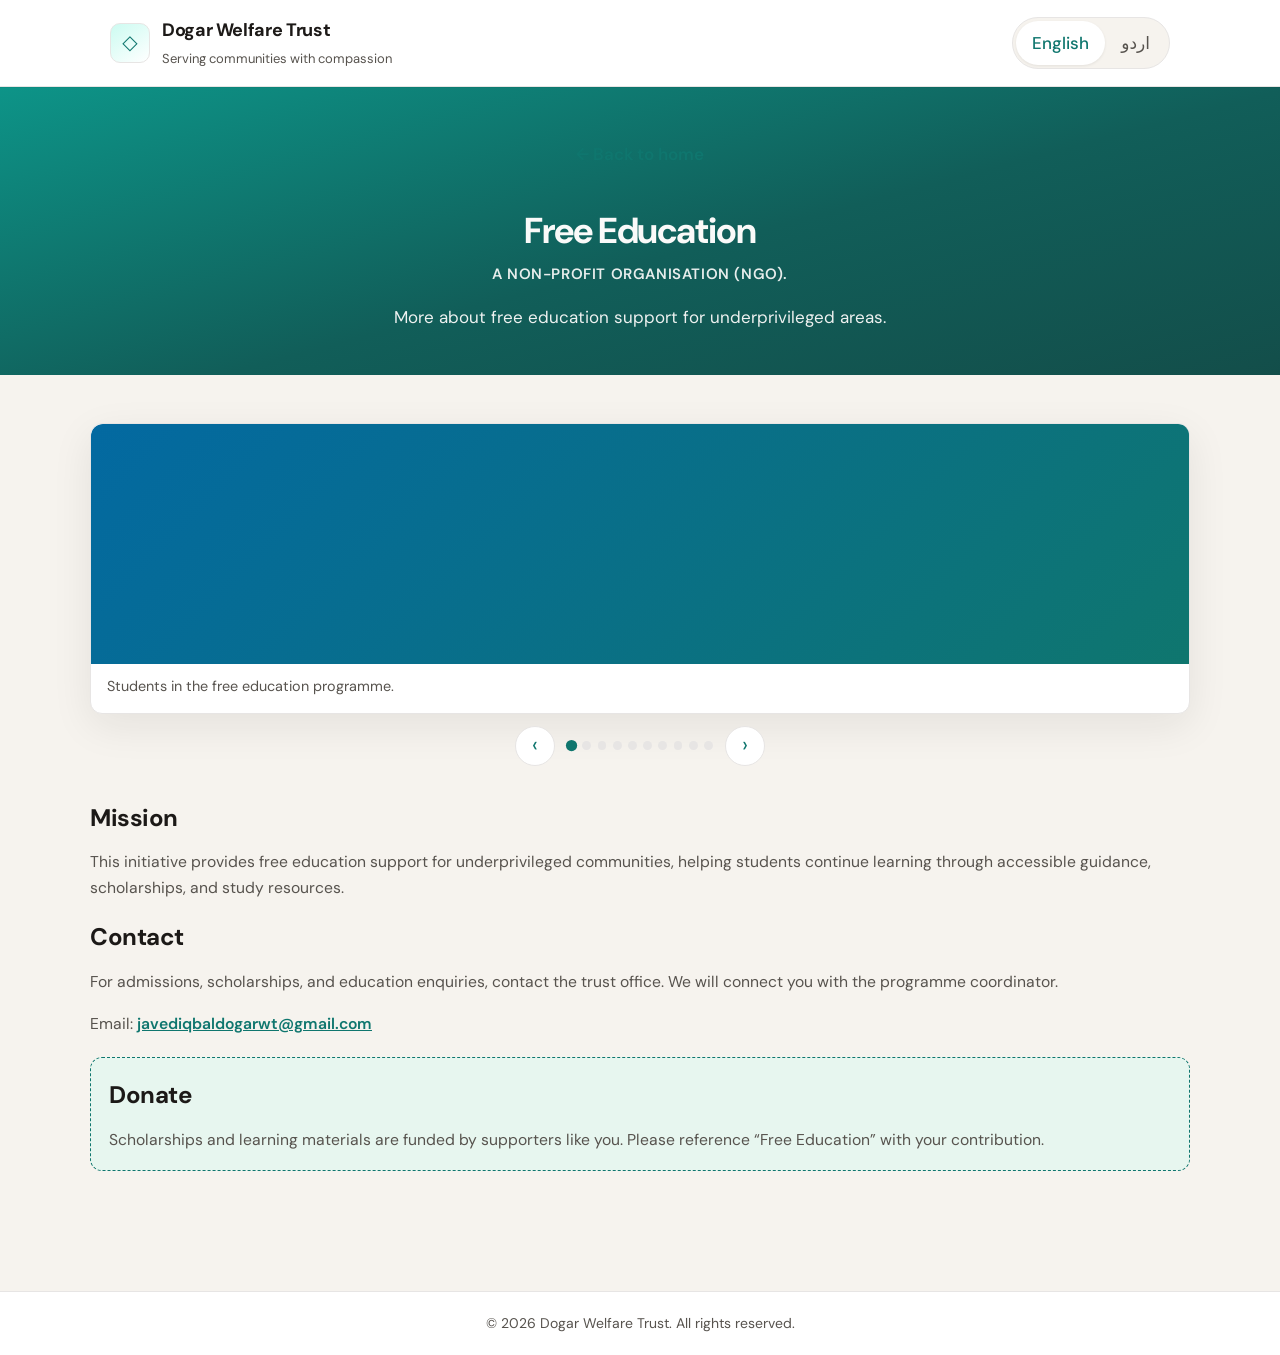
<file: programs/education.html>
<!DOCTYPE html>
<html lang="en">
  <head>
    <meta charset="UTF-8" />
    <meta name="viewport" content="width=device-width, initial-scale=1.0, viewport-fit=cover" />
    <title>Free Education — Dogar Welfare Trust</title>
    <link rel="preconnect" href="https://fonts.googleapis.com" />
    <link rel="preconnect" href="https://fonts.gstatic.com" crossorigin />
    <link
      href="https://fonts.googleapis.com/css2?family=DM+Sans:ital,opsz,wght@0,9..40,400;0,9..40,500;0,9..40,600;0,9..40,700;1,9..40,400&family=Noto+Nastaliq+Urdu:wght@400;500;600;700&display=swap"
      rel="stylesheet"
    />
    <link rel="stylesheet" href="../styles.css" />
  </head>
  <body>
    <a class="skip-link" href="#main-content">Skip to content</a>

    <header class="site-header">
      <div class="header-inner">
        <a href="../index.html" class="brand brand--link">
          <span class="brand-mark" aria-hidden="true">◇</span>
          <div class="brand-text">
            <span class="brand-title" data-i18n="brandTitle">Dogar Welfare Trust</span>
            <span class="brand-tagline" data-i18n="brandTagline">Serving communities with compassion</span>
          </div>
        </a>
        <div class="lang-switch" role="group" aria-label="Language">
          <button type="button" class="lang-btn is-active" data-lang="en" aria-pressed="true">English</button>
          <button type="button" class="lang-btn" data-lang="ur" aria-pressed="false">اردو</button>
        </div>
      </div>
    </header>

    <main id="main-content" class="program-detail">
      <section class="hero hero--compact">
        <div class="hero-inner">
          <p><a href="../index.html" class="back-link" data-i18n="backHome">← Back to home</a></p>
          <h1 class="hero-title" data-i18n="educationTitle">Free Education</h1>
          <p class="hero-ngo" data-i18n="heroNgoLine">A registered non-profit organisation (NGO).</p>
          <p class="page-intro" data-i18n="detailEducationLead"></p>
        </div>
      </section>

      <section class="section">
        <div class="section-inner">
          <div class="carousel" data-carousel>
            <div class="carousel-viewport">
              <div class="carousel-track">
                <figure class="carousel-slide">
                  <div class="carousel-visual carousel-visual--edu1" aria-hidden="true"></div>
                  <figcaption data-i18n="educationSlide1"></figcaption>
                </figure>
                <figure class="carousel-slide">
                  <div class="carousel-visual carousel-visual--edu2" aria-hidden="true"></div>
                  <figcaption data-i18n="educationSlide2"></figcaption>
                </figure>
                <figure class="carousel-slide">
                  <div class="carousel-visual carousel-visual--edu3" aria-hidden="true"></div>
                  <figcaption data-i18n="educationSlide3"></figcaption>
                </figure>
                <figure class="carousel-slide">
                  <div class="carousel-visual carousel-visual--edu4" aria-hidden="true"></div>
                  <figcaption data-i18n="educationSlide4"></figcaption>
                </figure>
                <figure class="carousel-slide">
                  <div class="carousel-visual carousel-visual--edu5" aria-hidden="true"></div>
                  <figcaption data-i18n="educationSlide5"></figcaption>
                </figure>
                <figure class="carousel-slide">
                  <div class="carousel-visual carousel-visual--edu6" aria-hidden="true"></div>
                  <figcaption data-i18n="educationSlide6"></figcaption>
                </figure>
                <figure class="carousel-slide">
                  <div class="carousel-visual carousel-visual--edu7" aria-hidden="true"></div>
                  <figcaption data-i18n="educationSlide7"></figcaption>
                </figure>
                <figure class="carousel-slide">
                  <div class="carousel-visual carousel-visual--edu8" aria-hidden="true"></div>
                  <figcaption data-i18n="educationSlide8"></figcaption>
                </figure>
                <figure class="carousel-slide">
                  <div class="carousel-visual carousel-visual--edu9" aria-hidden="true"></div>
                  <figcaption data-i18n="educationSlide9"></figcaption>
                </figure>
                <figure class="carousel-slide">
                  <div class="carousel-visual carousel-visual--edu10" aria-hidden="true"></div>
                  <figcaption data-i18n="educationSlide10"></figcaption>
                </figure>
              </div>
            </div>
            <div class="carousel-controls">
              <button type="button" class="carousel-btn carousel-prev" aria-label="Previous slide">‹</button>
              <div class="carousel-dots" role="tablist" aria-label="Slides">
                <button type="button" class="carousel-dot is-active" role="tab" aria-selected="true" aria-label="Slide 1"></button>
                <button type="button" class="carousel-dot" role="tab" aria-selected="false" aria-label="Slide 2"></button>
                <button type="button" class="carousel-dot" role="tab" aria-selected="false" aria-label="Slide 3"></button>
                <button type="button" class="carousel-dot" role="tab" aria-selected="false" aria-label="Slide 4"></button>
                <button type="button" class="carousel-dot" role="tab" aria-selected="false" aria-label="Slide 5"></button>
                <button type="button" class="carousel-dot" role="tab" aria-selected="false" aria-label="Slide 6"></button>
                <button type="button" class="carousel-dot" role="tab" aria-selected="false" aria-label="Slide 7"></button>
                <button type="button" class="carousel-dot" role="tab" aria-selected="false" aria-label="Slide 8"></button>
                <button type="button" class="carousel-dot" role="tab" aria-selected="false" aria-label="Slide 9"></button>
                <button type="button" class="carousel-dot" role="tab" aria-selected="false" aria-label="Slide 10"></button>
              </div>
              <button type="button" class="carousel-btn carousel-next" aria-label="Next slide">›</button>
            </div>
          </div>

          <div class="program-body program-body--detail">
            <h2 class="program-subtitle" data-i18n="educationMissionTitle">Mission</h2>
            <p class="program-text" data-i18n="educationMissionBody"></p>
            <h2 class="program-subtitle" data-i18n="educationContactTitle">Contact</h2>
            <p class="program-text" data-i18n="educationContactBody"></p>
            <p class="program-text program-contact-line">
              <span data-i18n="contactEmailLabel">Email</span><span class="contact-colon">: </span><a href="mailto:javediqbaldogarwt@gmail.com">javediqbaldogarwt@gmail.com</a>
            </p>
            <div class="donate-card">
              <h2 class="program-subtitle" data-i18n="educationDonateTitle">Donate</h2>
              <p class="program-text" data-i18n="educationDonateBody"></p>
            </div>
          </div>
        </div>
      </section>
    </main>

    <footer class="site-footer">
      <div class="footer-inner">
        <p class="footer-text" data-i18n="footerNote"></p>
      </div>
    </footer>

    <script src="../main.js"></script>
  </body>
</html>
</file>
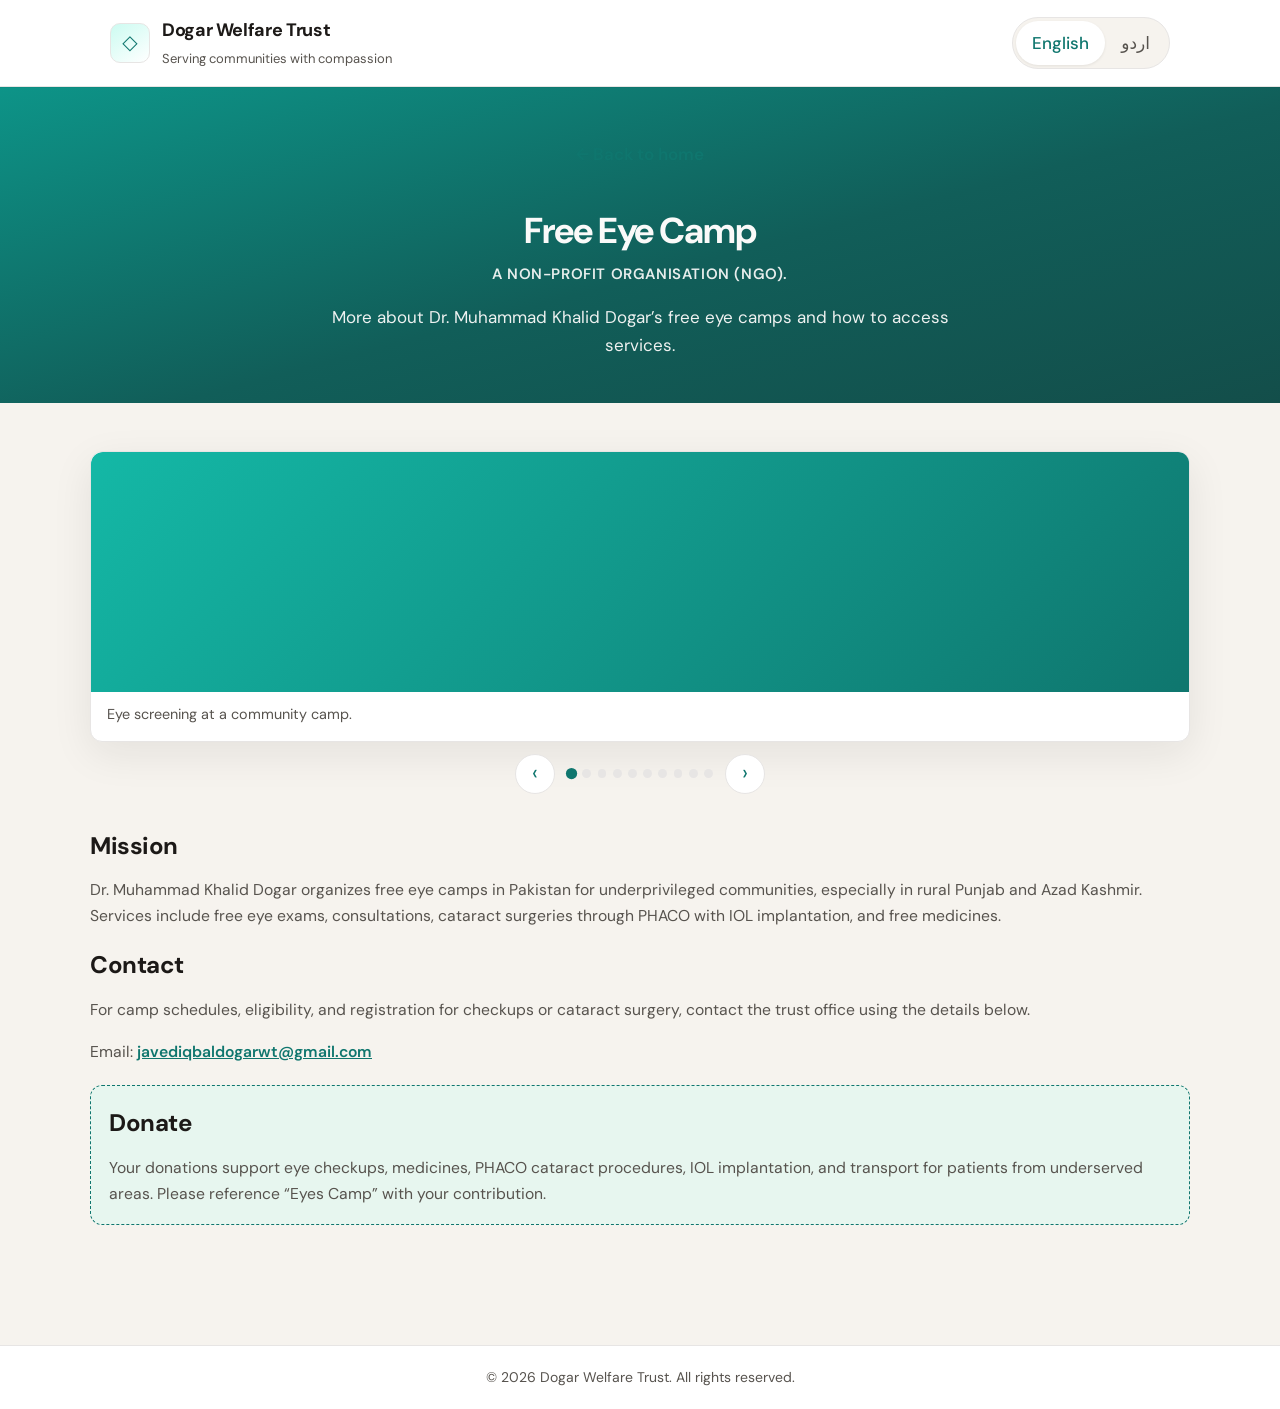
<file: programs/eyes-camp.html>
<!DOCTYPE html>
<html lang="en">
  <head>
    <meta charset="UTF-8" />
    <meta name="viewport" content="width=device-width, initial-scale=1.0, viewport-fit=cover" />
    <title>Free Eyes Camp — Dogar Welfare Trust</title>
    <link rel="preconnect" href="https://fonts.googleapis.com" />
    <link rel="preconnect" href="https://fonts.gstatic.com" crossorigin />
    <link
      href="https://fonts.googleapis.com/css2?family=DM+Sans:ital,opsz,wght@0,9..40,400;0,9..40,500;0,9..40,600;0,9..40,700;1,9..40,400&family=Noto+Nastaliq+Urdu:wght@400;500;600;700&display=swap"
      rel="stylesheet"
    />
    <link rel="stylesheet" href="../styles.css" />
  </head>
  <body>
    <a class="skip-link" href="#main-content">Skip to content</a>

    <header class="site-header">
      <div class="header-inner">
        <a href="../index.html" class="brand brand--link">
          <span class="brand-mark" aria-hidden="true">◇</span>
          <div class="brand-text">
            <span class="brand-title" data-i18n="brandTitle">Dogar Welfare Trust</span>
            <span class="brand-tagline" data-i18n="brandTagline">Serving communities with compassion</span>
          </div>
        </a>
        <div class="lang-switch" role="group" aria-label="Language">
          <button type="button" class="lang-btn is-active" data-lang="en" aria-pressed="true">English</button>
          <button type="button" class="lang-btn" data-lang="ur" aria-pressed="false">اردو</button>
        </div>
      </div>
    </header>

    <main id="main-content" class="program-detail">
      <section class="hero hero--compact">
        <div class="hero-inner">
          <p><a href="../index.html" class="back-link" data-i18n="backHome">← Back to home</a></p>
          <h1 class="hero-title" data-i18n="eyesTitle">Free Eyes Camp</h1>
          <p class="hero-ngo" data-i18n="heroNgoLine">A registered non-profit organisation (NGO).</p>
          <p class="page-intro" data-i18n="detailEyesLead"></p>
        </div>
      </section>

      <section class="section">
        <div class="section-inner">
          <div class="carousel" data-carousel>
            <div class="carousel-viewport">
              <div class="carousel-track">
                <figure class="carousel-slide">
                  <div class="carousel-visual carousel-visual--eyes1" aria-hidden="true"></div>
                  <figcaption data-i18n="eyesSlide1"></figcaption>
                </figure>
                <figure class="carousel-slide">
                  <div class="carousel-visual carousel-visual--eyes2" aria-hidden="true"></div>
                  <figcaption data-i18n="eyesSlide2"></figcaption>
                </figure>
                <figure class="carousel-slide">
                  <div class="carousel-visual carousel-visual--eyes3" aria-hidden="true"></div>
                  <figcaption data-i18n="eyesSlide3"></figcaption>
                </figure>
                <figure class="carousel-slide">
                  <div class="carousel-visual carousel-visual--eyes4" aria-hidden="true"></div>
                  <figcaption data-i18n="eyesSlide4"></figcaption>
                </figure>
                <figure class="carousel-slide">
                  <div class="carousel-visual carousel-visual--eyes5" aria-hidden="true"></div>
                  <figcaption data-i18n="eyesSlide5"></figcaption>
                </figure>
                <figure class="carousel-slide">
                  <div class="carousel-visual carousel-visual--eyes6" aria-hidden="true"></div>
                  <figcaption data-i18n="eyesSlide6"></figcaption>
                </figure>
                <figure class="carousel-slide">
                  <div class="carousel-visual carousel-visual--eyes7" aria-hidden="true"></div>
                  <figcaption data-i18n="eyesSlide7"></figcaption>
                </figure>
                <figure class="carousel-slide">
                  <div class="carousel-visual carousel-visual--eyes8" aria-hidden="true"></div>
                  <figcaption data-i18n="eyesSlide8"></figcaption>
                </figure>
                <figure class="carousel-slide">
                  <div class="carousel-visual carousel-visual--eyes9" aria-hidden="true"></div>
                  <figcaption data-i18n="eyesSlide9"></figcaption>
                </figure>
                <figure class="carousel-slide">
                  <div class="carousel-visual carousel-visual--eyes10" aria-hidden="true"></div>
                  <figcaption data-i18n="eyesSlide10"></figcaption>
                </figure>
              </div>
            </div>
            <div class="carousel-controls">
              <button type="button" class="carousel-btn carousel-prev" aria-label="Previous slide">‹</button>
              <div class="carousel-dots" role="tablist" aria-label="Slides">
                <button type="button" class="carousel-dot is-active" role="tab" aria-selected="true" aria-label="Slide 1"></button>
                <button type="button" class="carousel-dot" role="tab" aria-selected="false" aria-label="Slide 2"></button>
                <button type="button" class="carousel-dot" role="tab" aria-selected="false" aria-label="Slide 3"></button>
                <button type="button" class="carousel-dot" role="tab" aria-selected="false" aria-label="Slide 4"></button>
                <button type="button" class="carousel-dot" role="tab" aria-selected="false" aria-label="Slide 5"></button>
                <button type="button" class="carousel-dot" role="tab" aria-selected="false" aria-label="Slide 6"></button>
                <button type="button" class="carousel-dot" role="tab" aria-selected="false" aria-label="Slide 7"></button>
                <button type="button" class="carousel-dot" role="tab" aria-selected="false" aria-label="Slide 8"></button>
                <button type="button" class="carousel-dot" role="tab" aria-selected="false" aria-label="Slide 9"></button>
                <button type="button" class="carousel-dot" role="tab" aria-selected="false" aria-label="Slide 10"></button>
              </div>
              <button type="button" class="carousel-btn carousel-next" aria-label="Next slide">›</button>
            </div>
          </div>

          <div class="program-body program-body--detail">
            <h2 class="program-subtitle" data-i18n="eyesMissionTitle">Mission</h2>
            <p class="program-text" data-i18n="eyesMissionBody"></p>
            <h2 class="program-subtitle" data-i18n="eyesContactTitle">Contact</h2>
            <p class="program-text" data-i18n="eyesContactBody"></p>
            <p class="program-text program-contact-line">
              <span data-i18n="contactEmailLabel">Email</span><span class="contact-colon">: </span><a href="mailto:javediqbaldogarwt@gmail.com">javediqbaldogarwt@gmail.com</a>
            </p>
            <div class="donate-card">
              <h2 class="program-subtitle" data-i18n="eyesDonateTitle">Donate</h2>
              <p class="program-text" data-i18n="eyesDonateBody"></p>
            </div>
          </div>
        </div>
      </section>
    </main>

    <footer class="site-footer">
      <div class="footer-inner">
        <p class="footer-text" data-i18n="footerNote"></p>
      </div>
    </footer>

    <script src="../main.js"></script>
  </body>
</html>
</file>
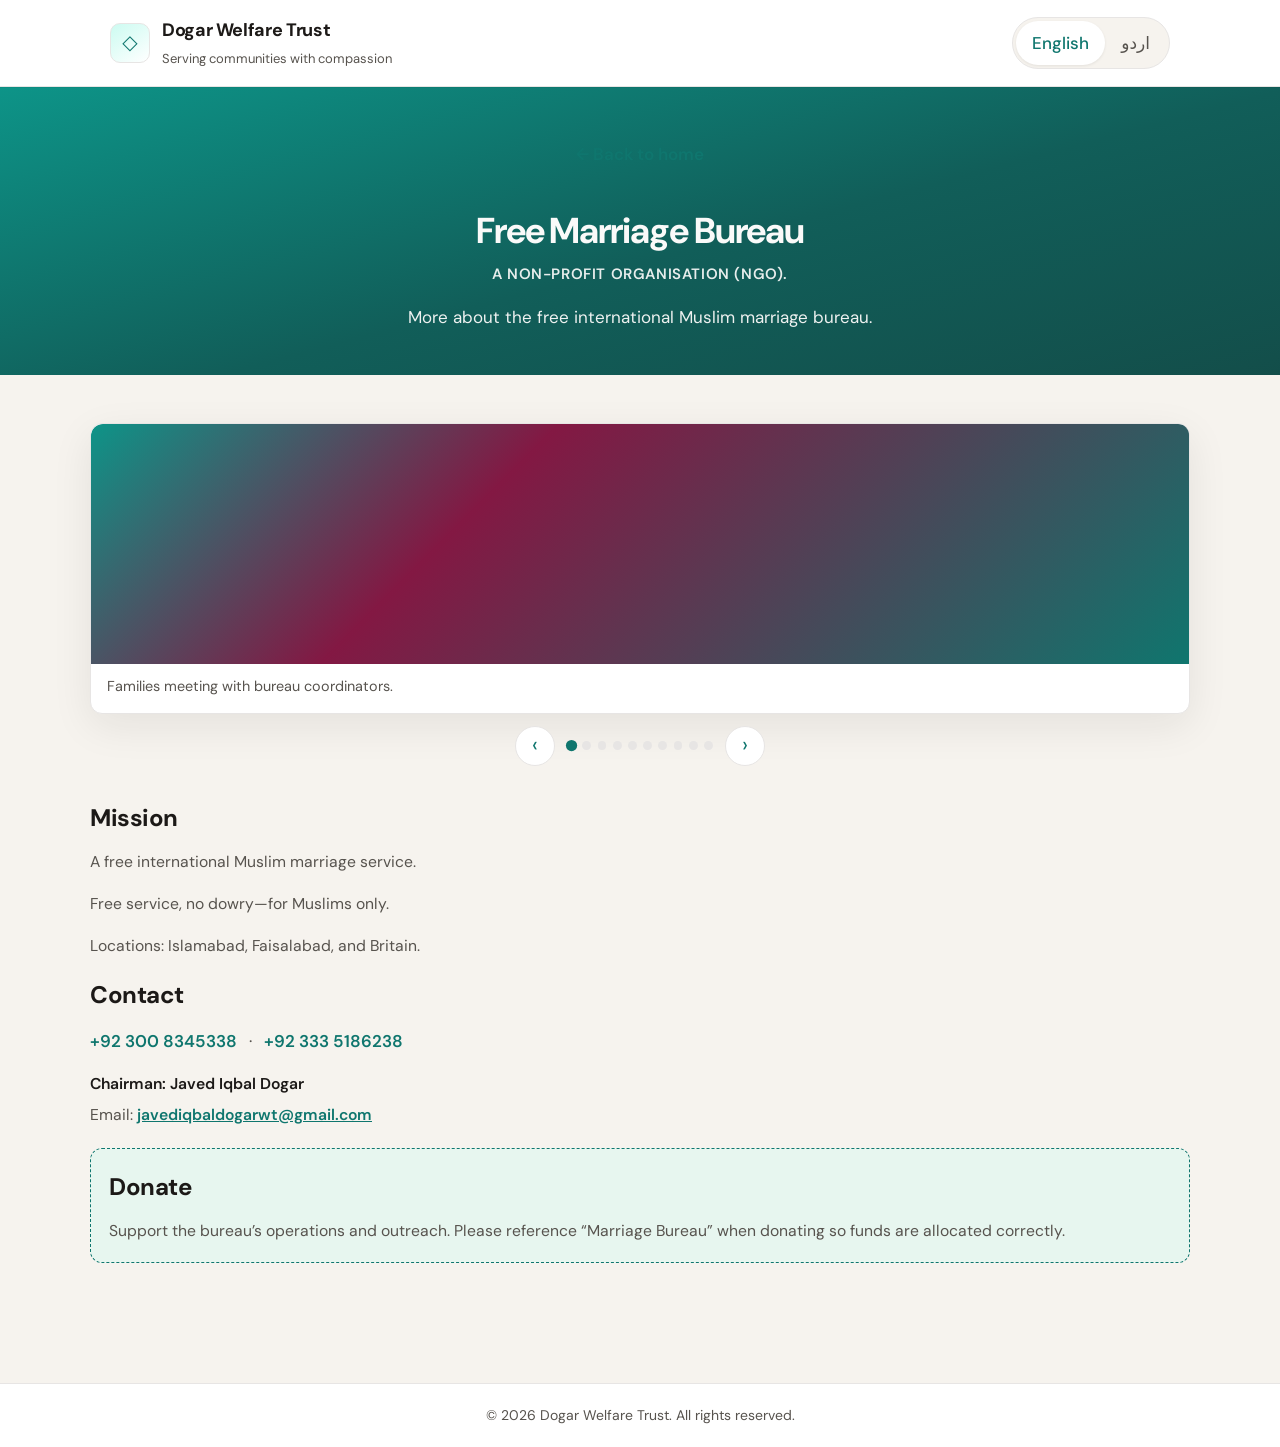
<file: programs/marriage-bureau.html>
<!DOCTYPE html>
<html lang="en">
  <head>
    <meta charset="UTF-8" />
    <meta name="viewport" content="width=device-width, initial-scale=1.0, viewport-fit=cover" />
    <title>Free Marriage Bureau — Dogar Welfare Trust</title>
    <link rel="preconnect" href="https://fonts.googleapis.com" />
    <link rel="preconnect" href="https://fonts.gstatic.com" crossorigin />
    <link
      href="https://fonts.googleapis.com/css2?family=DM+Sans:ital,opsz,wght@0,9..40,400;0,9..40,500;0,9..40,600;0,9..40,700;1,9..40,400&family=Noto+Nastaliq+Urdu:wght@400;500;600;700&display=swap"
      rel="stylesheet"
    />
    <link rel="stylesheet" href="../styles.css" />
  </head>
  <body>
    <a class="skip-link" href="#main-content">Skip to content</a>

    <header class="site-header">
      <div class="header-inner">
        <a href="../index.html" class="brand brand--link">
          <span class="brand-mark" aria-hidden="true">◇</span>
          <div class="brand-text">
            <span class="brand-title" data-i18n="brandTitle">Dogar Welfare Trust</span>
            <span class="brand-tagline" data-i18n="brandTagline">Serving communities with compassion</span>
          </div>
        </a>
        <div class="lang-switch" role="group" aria-label="Language">
          <button type="button" class="lang-btn is-active" data-lang="en" aria-pressed="true">English</button>
          <button type="button" class="lang-btn" data-lang="ur" aria-pressed="false">اردو</button>
        </div>
      </div>
    </header>

    <main id="main-content" class="program-detail">
      <section class="hero hero--compact">
        <div class="hero-inner">
          <p><a href="../index.html" class="back-link" data-i18n="backHome">← Back to home</a></p>
          <h1 class="hero-title" data-i18n="marriageTitle">Free Marriage Bureau</h1>
          <p class="hero-ngo" data-i18n="heroNgoLine">A registered non-profit organisation (NGO).</p>
          <p class="page-intro" data-i18n="detailMarriageLead"></p>
        </div>
      </section>

      <section class="section">
        <div class="section-inner">
          <div class="carousel" data-carousel>
            <div class="carousel-viewport">
              <div class="carousel-track">
                <figure class="carousel-slide">
                  <div class="carousel-visual carousel-visual--marriage1" aria-hidden="true"></div>
                  <figcaption data-i18n="marriageSlide1"></figcaption>
                </figure>
                <figure class="carousel-slide">
                  <div class="carousel-visual carousel-visual--marriage2" aria-hidden="true"></div>
                  <figcaption data-i18n="marriageSlide2"></figcaption>
                </figure>
                <figure class="carousel-slide">
                  <div class="carousel-visual carousel-visual--marriage3" aria-hidden="true"></div>
                  <figcaption data-i18n="marriageSlide3"></figcaption>
                </figure>
                <figure class="carousel-slide">
                  <div class="carousel-visual carousel-visual--marriage4" aria-hidden="true"></div>
                  <figcaption data-i18n="marriageSlide4"></figcaption>
                </figure>
                <figure class="carousel-slide">
                  <div class="carousel-visual carousel-visual--marriage5" aria-hidden="true"></div>
                  <figcaption data-i18n="marriageSlide5"></figcaption>
                </figure>
                <figure class="carousel-slide">
                  <div class="carousel-visual carousel-visual--marriage6" aria-hidden="true"></div>
                  <figcaption data-i18n="marriageSlide6"></figcaption>
                </figure>
                <figure class="carousel-slide">
                  <div class="carousel-visual carousel-visual--marriage7" aria-hidden="true"></div>
                  <figcaption data-i18n="marriageSlide7"></figcaption>
                </figure>
                <figure class="carousel-slide">
                  <div class="carousel-visual carousel-visual--marriage8" aria-hidden="true"></div>
                  <figcaption data-i18n="marriageSlide8"></figcaption>
                </figure>
                <figure class="carousel-slide">
                  <div class="carousel-visual carousel-visual--marriage9" aria-hidden="true"></div>
                  <figcaption data-i18n="marriageSlide9"></figcaption>
                </figure>
                <figure class="carousel-slide">
                  <div class="carousel-visual carousel-visual--marriage10" aria-hidden="true"></div>
                  <figcaption data-i18n="marriageSlide10"></figcaption>
                </figure>
              </div>
            </div>
            <div class="carousel-controls">
              <button type="button" class="carousel-btn carousel-prev" aria-label="Previous slide">‹</button>
              <div class="carousel-dots" role="tablist" aria-label="Slides">
                <button type="button" class="carousel-dot is-active" role="tab" aria-selected="true" aria-label="Slide 1"></button>
                <button type="button" class="carousel-dot" role="tab" aria-selected="false" aria-label="Slide 2"></button>
                <button type="button" class="carousel-dot" role="tab" aria-selected="false" aria-label="Slide 3"></button>
                <button type="button" class="carousel-dot" role="tab" aria-selected="false" aria-label="Slide 4"></button>
                <button type="button" class="carousel-dot" role="tab" aria-selected="false" aria-label="Slide 5"></button>
                <button type="button" class="carousel-dot" role="tab" aria-selected="false" aria-label="Slide 6"></button>
                <button type="button" class="carousel-dot" role="tab" aria-selected="false" aria-label="Slide 7"></button>
                <button type="button" class="carousel-dot" role="tab" aria-selected="false" aria-label="Slide 8"></button>
                <button type="button" class="carousel-dot" role="tab" aria-selected="false" aria-label="Slide 9"></button>
                <button type="button" class="carousel-dot" role="tab" aria-selected="false" aria-label="Slide 10"></button>
              </div>
              <button type="button" class="carousel-btn carousel-next" aria-label="Next slide">›</button>
            </div>
          </div>

          <div class="program-body program-body--detail">
            <h2 class="program-subtitle" data-i18n="marriageMissionTitle">Mission</h2>
            <p class="program-text" data-i18n="marriagePara1"></p>
            <p class="program-text" data-i18n="marriagePara2"></p>
            <p class="program-text" data-i18n="marriageLocations"></p>
            <h2 class="program-subtitle" data-i18n="marriageContactTitle">Contact</h2>
            <p class="marriage-phones">
              <a href="tel:+923008345338">+92 300 8345338</a>
              <span class="phone-sep" aria-hidden="true">·</span>
              <a href="tel:+923335186238">+92 333 5186238</a>
            </p>
            <p class="program-text marriage-chairman" data-i18n="marriageChairman"></p>
            <p class="program-text program-contact-line">
              <span data-i18n="contactEmailLabel">Email</span><span class="contact-colon">: </span><a href="mailto:javediqbaldogarwt@gmail.com">javediqbaldogarwt@gmail.com</a>
            </p>
            <div class="donate-card">
              <h2 class="program-subtitle" data-i18n="marriageDonateTitle">Donate</h2>
              <p class="program-text" data-i18n="marriageDonateBody"></p>
            </div>
          </div>
        </div>
      </section>
    </main>

    <footer class="site-footer">
      <div class="footer-inner">
        <p class="footer-text" data-i18n="footerNote"></p>
      </div>
    </footer>

    <script src="../main.js"></script>
  </body>
</html>
</file>
<file: styles.css>
/* Dogar Welfare Trust — shared layout; Urdu uses [dir="rtl"] overrides */

*,
*::before,
*::after {
  box-sizing: border-box;
}

:root {
  --bg: #f6f3ee;
  --surface: #ffffff;
  --ink: #1c1917;
  --muted: #57534e;
  --accent: #0f766e;
  --accent-soft: #ccfbf1;
  --border: #e7e5e4;
  --shadow: 0 12px 40px rgba(28, 25, 23, 0.08);
  --radius: 12px;
  --font-en: "DM Sans", system-ui, sans-serif;
  --font-ur: "Noto Nastaliq Urdu", serif;
}

html {
  scroll-behavior: smooth;
  -webkit-text-size-adjust: 100%;
}

html, body {
  overflow-x: hidden;
}

body[dir="rtl"] {
  overflow-x: hidden;
}

.brand-logo {
  width: 32px;
  height: 32px;
  object-fit: contain;
}

body {
  margin: 0;
  font-family: var(--font-en);
  font-size: 1.0625rem;
  line-height: 1.65;
  color: var(--ink);
  background: var(--bg);
  min-height: 100vh;
  display: flex;
  flex-direction: column;
}

body[dir="rtl"] {
  font-family: var(--font-ur);
  font-size: 1.125rem;
  line-height: 1.85;
}

.skip-link {
  position: absolute;
  left: -9999px;
  z-index: 999;
  padding: 0.75rem 1rem;
  background: var(--accent);
  color: #fff;
  text-decoration: none;
  border-radius: var(--radius);
}

.skip-link:focus {
  left: 1rem;
  top: 1rem;
}

.site-header {
  background: var(--surface);
  border-bottom: 1px solid var(--border);
  position: sticky;
  top: 0;
  z-index: 50;
  box-shadow: 0 1px 0 rgba(0, 0, 0, 0.04);
}

.header-inner {
  max-width: 1100px;
  margin: 0 auto;
  padding: 1rem max(1.25rem, env(safe-area-inset-right, 0)) 1rem max(1.25rem, env(safe-area-inset-left, 0));
  display: flex;
  align-items: center;
  justify-content: space-between;
  gap: 1rem;
  flex-wrap: wrap;
  min-width: 0;
}

.brand {
  display: flex;
  align-items: center;
  gap: 0.75rem;
  min-width: 0;
  flex: 1 1 auto;
}

.brand-mark {
  display: flex;
  align-items: center;
  justify-content: center;
  width: 2.5rem;
  height: 2.5rem;
  background: linear-gradient(145deg, var(--accent-soft), #fff);
  border: 1px solid var(--border);
  border-radius: 10px;
  color: var(--accent);
  font-size: 1.25rem;
}

.brand-text {
  display: flex;
  flex-direction: column;
  gap: 0.15rem;
  min-width: 0;
}

.brand-title {
  font-weight: 700;
  font-size: 1.125rem;
  letter-spacing: -0.02em;
  overflow-wrap: anywhere;
  word-break: break-word;
}

.brand-tagline {
  font-size: 0.8125rem;
  color: var(--muted);
  overflow-wrap: anywhere;
  word-break: break-word;
}

body[dir="rtl"] .brand-tagline {
  font-size: 0.9rem;
}

.lang-switch {
  display: inline-flex;
  border: 1px solid var(--border);
  border-radius: 999px;
  padding: 3px;
  background: var(--bg);
  flex-shrink: 0;
  align-self: center;
}

.lang-btn {
  font: inherit;
  cursor: pointer;
  border: none;
  background: transparent;
  padding: 0.5rem 1rem;
  border-radius: 999px;
  color: var(--muted);
  font-weight: 500;
  transition: background 0.15s ease, color 0.15s ease;
}

.lang-btn:hover {
  color: var(--ink);
}

.lang-btn.is-active {
  background: var(--surface);
  color: var(--accent);
  box-shadow: 0 1px 3px rgba(0, 0, 0, 0.08);
}

body[dir="rtl"] .lang-btn[data-lang="en"] {
  font-family: var(--font-en);
}

body[dir="rtl"] .lang-btn[data-lang="ur"] {
  font-family: var(--font-ur);
}

@media (max-width: 640px) {
  .header-inner {
    flex-direction: column;
    align-items: stretch;
    gap: 0.75rem;
  }

  .lang-switch {
    order: -1;
    align-self: center;
    max-width: 100%;
  }

  .brand {
    flex: none;
    width: 100%;
  }

  .lang-btn {
    min-height: 44px;
    padding-inline: 1.1rem;
  }
}

main {
  flex: 1;
}

.hero {
  background: linear-gradient(165deg, #0d9488 0%, #115e59 55%, #134e4a 100%);
  color: #fafaf9;
  padding: 3rem 1.25rem 3.5rem;
}

.hero-inner {
  max-width: 720px;
  margin: 0 auto;
  text-align: center;
}

.hero-title {
  margin: 0 0 0.5rem;
  font-size: clamp(1.75rem, 4vw, 2.25rem);
  font-weight: 700;
  letter-spacing: -0.03em;
  line-height: 1.2;
}

body[dir="rtl"] .hero-title {
  line-height: 1.45;
}

.hero-lead {
  margin: 0;
  font-size: 1.0625rem;
  opacity: 0.95;
  max-width: 38rem;
  margin-inline: auto;
}

body[dir="rtl"] .hero-lead {
  font-size: 1.125rem;
}

.quick-nav {
  margin-top: 1.25rem;
  display: flex;
  flex-wrap: wrap;
  justify-content: center;
  gap: 0.6rem;
}

.quick-nav a {
  display: inline-block;
  text-decoration: none;
  color: #fff;
  border: 1px solid rgba(255, 255, 255, 0.42);
  background: rgba(255, 255, 255, 0.12);
  border-radius: 999px;
  padding: 0.45rem 0.9rem;
  font-size: 0.88rem;
  font-weight: 600;
  transition: background 0.15s ease, border-color 0.15s ease;
}

.quick-nav a:hover {
  background: rgba(255, 255, 255, 0.22);
  border-color: rgba(255, 255, 255, 0.55);
}

.quick-nav a:focus-visible {
  outline: 2px solid #fff;
  outline-offset: 2px;
}

body[dir="rtl"] .quick-nav a {
  font-size: 0.98rem;
}

.hero-ngo {
  margin: 0 0 1rem;
  font-size: 0.9375rem;
  font-weight: 600;
  letter-spacing: 0.04em;
  text-transform: uppercase;
  opacity: 0.92;
}

body[dir="rtl"] .hero-ngo {
  font-size: 1rem;
  text-transform: none;
  letter-spacing: 0;
  line-height: 1.5;
}

.section {
  padding: 3rem 1.25rem;
}

.section-inner {
  max-width: 1100px;
  margin: 0 auto;
}

.section h2 {
  margin: 0 0 0.75rem;
  font-size: 1.5rem;
  font-weight: 700;
  letter-spacing: -0.02em;
  color: var(--ink);
}

body[dir="rtl"] .section h2 {
  line-height: 1.5;
}

.about-grid {
  display: grid;
  gap: 1rem;
  grid-template-columns: 1fr;
}

@media (min-width: 720px) {
  .about-grid {
    grid-template-columns: repeat(3, 1fr);
  }
}

.about-card {
  background: var(--surface);
  border: 1px solid var(--border);
  border-radius: var(--radius);
  padding: 1.25rem 1.35rem;
  box-shadow: var(--shadow);
}

.about-card h3 {
  margin: 0 0 0.5rem;
  font-size: 1.0625rem;
  font-weight: 600;
  color: var(--accent);
}

.about-card p {
  margin: 0;
  color: var(--muted);
  font-size: 0.98rem;
}

body[dir="rtl"] .about-card p {
  font-size: 1.05rem;
}

.programs-section {
  padding-bottom: 4rem;
}

.about-gallery {
  margin-top: 2.5rem;
  padding-top: 2rem;
  border-top: 1px solid var(--border);
}

.about-gallery-heading {
  margin: 0 0 1rem;
  font-size: 1.25rem;
  font-weight: 700;
  color: var(--ink);
}

body[dir="rtl"] .about-gallery-heading {
  line-height: 1.45;
}

.carousel {
  position: relative;
  margin-bottom: 0.5rem;
}

.carousel-viewport {
  overflow: hidden;
  width: 100%;
  border-radius: var(--radius);
  border: 1px solid var(--border);
  background: var(--surface);
  box-shadow: var(--shadow);
}

.carousel-track {
  display: flex;
  will-change: transform;
}

.carousel-slide {
  margin: 0;
  flex: 0 0 auto;
}

.carousel-visual {
  min-height: 12rem;
  width: 100%;
  border-radius: var(--radius) var(--radius) 0 0;
}

@media (min-width: 640px) {
  .carousel-visual {
    min-height: 15rem;
  }
}

.carousel-visual--about1 {
  background: linear-gradient(135deg, #0d9488 0%, #134e4a 100%);
}

.carousel-visual--about2 {
  background: linear-gradient(135deg, #0e7490 0%, #164e63 100%);
}

.carousel-visual--about3 {
  background: linear-gradient(135deg, #047857 0%, #064e3b 100%);
}

.carousel-visual--about4 {
  background: linear-gradient(135deg, #14b8a6 0%, #0f766e 100%);
}

.carousel-visual--about5 {
  background: linear-gradient(135deg, #2dd4bf 0%, #115e59 100%);
}

.carousel-visual--about6 {
  background: linear-gradient(135deg, #99f6e4 0%, #134e4a 100%);
}

.carousel-visual--about7 {
  background: linear-gradient(135deg, #06b6d4 0%, #155e75 100%);
}

.carousel-visual--about8 {
  background: linear-gradient(135deg, #38bdf8 0%, #0f766e 100%);
}

.carousel-visual--about9 {
  background: linear-gradient(135deg, #34d399 0%, #065f46 100%);
}

.carousel-visual--about10 {
  background: linear-gradient(135deg, #5eead4 0%, #0f766e 100%);
}

.carousel-visual--eyes1 {
  background: linear-gradient(135deg, #14b8a6 0%, #0f766e 100%);
}

.carousel-visual--eyes2 {
  background: linear-gradient(135deg, #2dd4bf 0%, #115e59 100%);
}

.carousel-visual--eyes3 {
  background: linear-gradient(135deg, #5eead4 0%, #134e4a 100%);
}

.carousel-visual--eyes4 {
  background: linear-gradient(135deg, #99f6e4 0%, #115e59 100%);
}

.carousel-visual--eyes5 {
  background: linear-gradient(135deg, #0f766e 0%, #164e63 100%);
}

.carousel-visual--eyes6 {
  background: linear-gradient(135deg, #0d9488 0%, #0f172a 100%);
}

.carousel-visual--eyes7 {
  background: linear-gradient(135deg, #06b6d4 0%, #0f766e 100%);
}

.carousel-visual--eyes8 {
  background: linear-gradient(135deg, #14b8a6 0%, #134e4a 100%);
}

.carousel-visual--eyes9 {
  background: linear-gradient(135deg, #67e8f9 0%, #115e59 100%);
}

.carousel-visual--eyes10 {
  background: linear-gradient(135deg, #5eead4 0%, #164e63 100%);
}

.carousel-visual--marriage1 {
  background: linear-gradient(135deg, #0d9488 0%, #831843 35%, #0f766e 100%);
}

.carousel-visual--marriage2 {
  background: linear-gradient(135deg, #115e59 0%, #9d174d 100%);
}

.carousel-visual--marriage3 {
  background: linear-gradient(135deg, #134e4a 0%, #be185d 100%);
}

.carousel-visual--marriage4 {
  background: linear-gradient(135deg, #0f766e 0%, #9f1239 100%);
}

.carousel-visual--marriage5 {
  background: linear-gradient(135deg, #14b8a6 0%, #831843 100%);
}

.carousel-visual--marriage6 {
  background: linear-gradient(135deg, #2dd4bf 0%, #9d174d 100%);
}

.carousel-visual--marriage7 {
  background: linear-gradient(135deg, #115e59 0%, #be185d 100%);
}

.carousel-visual--marriage8 {
  background: linear-gradient(135deg, #0d9488 0%, #db2777 100%);
}

.carousel-visual--marriage9 {
  background: linear-gradient(135deg, #134e4a 0%, #9f1239 100%);
}

.carousel-visual--marriage10 {
  background: linear-gradient(135deg, #5eead4 0%, #831843 100%);
}

.carousel-visual--edu1 {
  background: linear-gradient(135deg, #0369a1 0%, #0f766e 100%);
}

.carousel-visual--edu2 {
  background: linear-gradient(135deg, #0284c7 0%, #115e59 100%);
}

.carousel-visual--edu3 {
  background: linear-gradient(135deg, #0ea5e9 0%, #134e4a 100%);
}

.carousel-visual--edu4 {
  background: linear-gradient(135deg, #38bdf8 0%, #0f766e 100%);
}

.carousel-visual--edu5 {
  background: linear-gradient(135deg, #0284c7 0%, #164e63 100%);
}

.carousel-visual--edu6 {
  background: linear-gradient(135deg, #7dd3fc 0%, #115e59 100%);
}

.carousel-visual--edu7 {
  background: linear-gradient(135deg, #0ea5e9 0%, #155e75 100%);
}

.carousel-visual--edu8 {
  background: linear-gradient(135deg, #22d3ee 0%, #0f766e 100%);
}

.carousel-visual--edu9 {
  background: linear-gradient(135deg, #67e8f9 0%, #0369a1 100%);
}

.carousel-visual--edu10 {
  background: linear-gradient(135deg, #0284c7 0%, #134e4a 100%);
}

.carousel-slide figcaption {
  padding: 0.75rem 1rem 1rem;
  font-size: 0.9rem;
  color: var(--muted);
  line-height: 1.45;
}

body[dir="rtl"] .carousel-slide figcaption {
  font-size: 0.98rem;
}

.carousel-controls {
  display: flex;
  align-items: center;
  justify-content: center;
  gap: 0.75rem;
  margin-top: 0.75rem;
  flex-wrap: wrap;
}

.carousel-btn {
  font: inherit;
  width: 2.5rem;
  height: 2.5rem;
  border-radius: 999px;
  border: 1px solid var(--border);
  background: var(--surface);
  color: var(--accent);
  font-size: 1.35rem;
  line-height: 1;
  cursor: pointer;
  display: inline-flex;
  align-items: center;
  justify-content: center;
  transition: background 0.15s ease, color 0.15s ease;
}

.carousel-btn:hover {
  background: var(--accent-soft);
}

.carousel-btn:focus-visible {
  outline: 2px solid var(--accent);
  outline-offset: 2px;
}

.carousel-dots {
  display: flex;
  gap: 0.4rem;
  align-items: center;
}

.carousel-dot {
  width: 0.55rem;
  height: 0.55rem;
  padding: 0;
  border: none;
  border-radius: 999px;
  background: var(--border);
  cursor: pointer;
  transition: background 0.15s ease, transform 0.15s ease;
}

.carousel-dot.is-active {
  background: var(--accent);
  transform: scale(1.25);
}

.carousel-dot:focus-visible {
  outline: 2px solid var(--accent);
  outline-offset: 2px;
}

.program-section {
  margin-top: 2rem;
  padding: 1.75rem 1.35rem;
  background: var(--surface);
  border: 1px solid var(--border);
  border-radius: var(--radius);
  box-shadow: var(--shadow);
}

.program-section:first-child {
  margin-top: 1.5rem;
}

.program-title {
  margin: 0 0 1rem;
  font-size: 1.35rem;
  font-weight: 700;
  line-height: 1.25;
  color: var(--ink);
}

body[dir="rtl"] .program-title {
  line-height: 1.5;
}

.program-body {
  margin-top: 1.5rem;
}

@media (min-width: 860px) {
  .program-section {
    padding: 1.9rem 1.5rem;
  }
}

.program-subtitle {
  margin: 1.25rem 0 0.5rem;
  font-size: 1rem;
  font-weight: 700;
  color: var(--accent);
}

.program-subtitle:first-child {
  margin-top: 0;
}

.program-text {
  margin: 0 0 1rem;
  color: var(--muted);
  font-size: 0.98rem;
}

body[dir="rtl"] .program-text {
  font-size: 1.05rem;
}

.program-contact-line a {
  color: var(--accent);
  font-weight: 600;
  word-break: break-all;
}

.donate-card {
  margin: 1.25rem 0 1.5rem;
  padding: 1.1rem 1.15rem;
  border-radius: var(--radius);
  border: 1px dashed var(--accent);
  background: rgba(204, 251, 241, 0.35);
}

.donate-card .program-subtitle {
  margin-top: 0;
}

.donate-card .program-text:last-child {
  margin-bottom: 0;
}

.marriage-phones {
  margin: 0 0 1rem;
  font-weight: 600;
}

.marriage-phones a {
  color: var(--accent);
  text-decoration: none;
}

.marriage-phones a:hover {
  text-decoration: underline;
}

.phone-sep {
  margin: 0 0.5rem;
  color: var(--muted);
  font-weight: 400;
}

.marriage-email {
  margin: 0 0 1.25rem;
}

.marriage-email a {
  color: var(--accent);
  font-weight: 600;
  word-break: break-all;
}

.marriage-chairman {
  margin-bottom: 0.35rem;
  color: var(--ink);
  font-weight: 600;
}

.panel-link {
  display: inline-flex;
  align-items: center;
  gap: 0.4rem;
  font-weight: 600;
  color: #fff;
  background: var(--accent);
  text-decoration: none;
  padding: 0.65rem 1.25rem;
  border-radius: 999px;
  transition: background 0.15s ease, transform 0.1s ease;
}

.panel-link:hover {
  background: #0d9488;
}

.panel-link:focus-visible {
  outline: 2px solid var(--accent);
  outline-offset: 3px;
}

body[dir="rtl"] .panel-link {
  font-size: 1rem;
}

.program-body .panel-link {
  margin-top: 0.25rem;
}

.brand--link {
  text-decoration: none;
  color: inherit;
  min-width: 0;
}

.brand--link:hover .brand-title {
  color: var(--accent);
}

.back-link {
  display: inline-block;
  margin-bottom: 1.5rem;
  font-weight: 600;
  color: var(--accent);
  text-decoration: none;
}

.back-link:hover {
  text-decoration: underline;
}

.hero--compact {
  padding: 2.25rem 1.25rem 2.75rem;
}

.hero--compact .hero-title {
  margin-bottom: 0.65rem;
}

.page-intro {
  margin: 0;
  font-size: 1.0625rem;
  opacity: 0.95;
  max-width: 40rem;
  margin-inline: auto;
}

body[dir="rtl"] .page-intro {
  font-size: 1.1rem;
  line-height: 1.75;
}

.program-detail {
  padding-bottom: 3rem;
}

.program-body--detail {
  margin-top: 2rem;
}

.site-footer {
  border-top: 1px solid var(--border);
  background: var(--surface);
  padding: 1.25rem;
  margin-top: auto;
}

.footer-inner {
  max-width: 1100px;
  margin: 0 auto;
  text-align: center;
}

.footer-text {
  margin: 0;
  font-size: 0.875rem;
  color: var(--muted);
}

body[dir="rtl"] .footer-text {
  font-size: 0.95rem;
}
</file>
